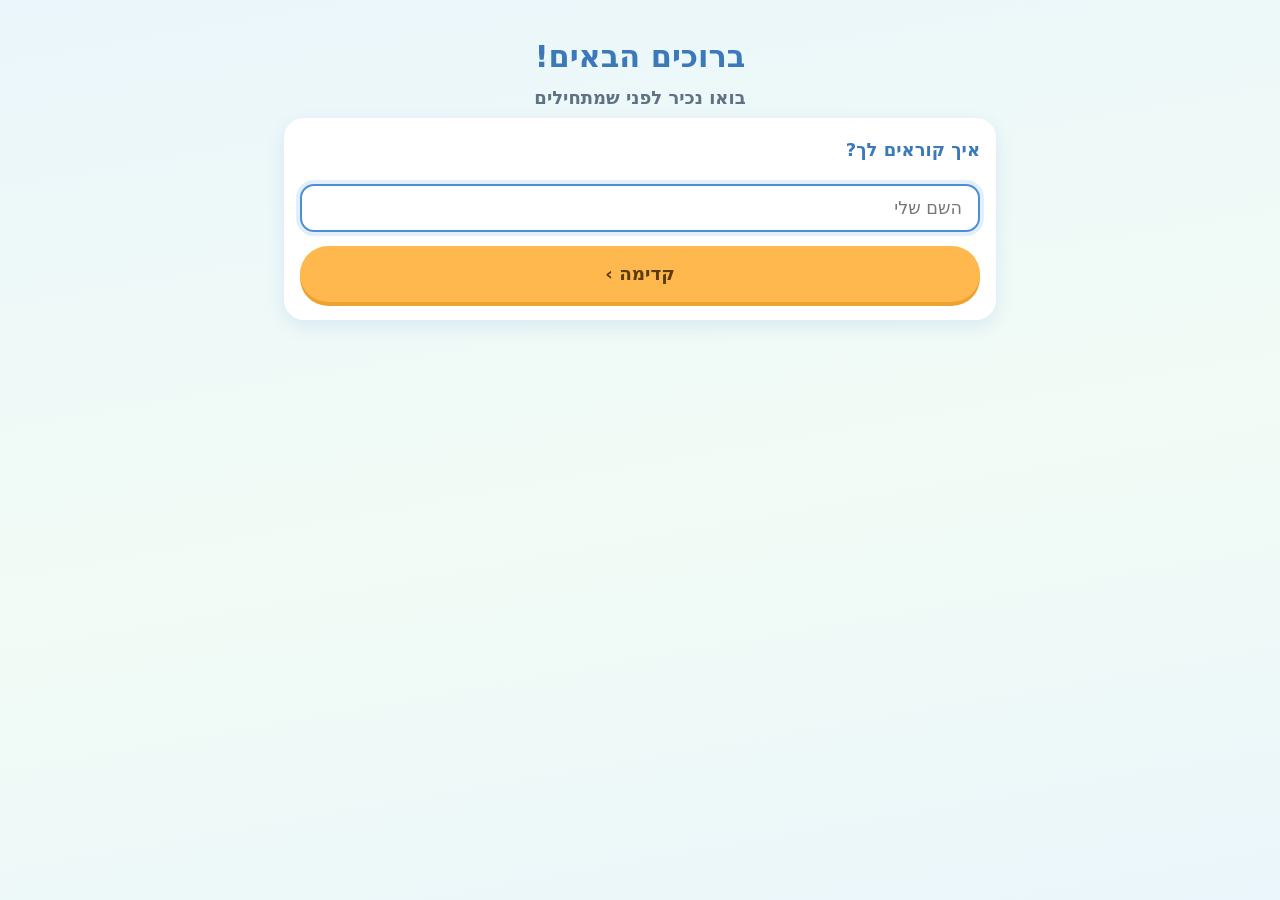
<file: index.html>
<!DOCTYPE html>
<html lang="he" dir="rtl">
<head>
  <meta charset="utf-8">
  <meta name="viewport" content="width=device-width, initial-scale=1, viewport-fit=cover">
  <meta name="description" content="קורס אנגלית אונליין לילדים — 8 שיעורים קצרים עם משחקים, הקראה ותרגול דיבור.">
  <meta name="theme-color" content="#a8d8ea">
  <title>English Kids — אנגלית לילדים</title>
  <link rel="stylesheet" href="css/styles.css">
  <link rel="icon" href="data:image/svg+xml,<svg xmlns='http://www.w3.org/2000/svg' viewBox='0 0 100 100'><circle cx='50' cy='50' r='46' fill='%234A90D9'/><text x='50' y='70' font-size='56' text-anchor='middle' fill='white' font-family='sans-serif' font-weight='bold'>A</text></svg>">
</head>
<body>
  <div id="app"></div>

  <!-- גיבוי תוכן לפתיחה מקובץ מקומי (file://), שבה fetch חסום -->
  <script src="data/lessons.bundle.js"></script>

  <script src="js/icons.js"></script>
  <script src="js/characters.js"></script>
  <script src="js/storage.js"></script>
  <script src="js/audio.js"></script>
  <script src="js/speech.js"></script>
  <script src="js/data.js"></script>
  <script src="js/ui.js"></script>
  <script src="js/screens/profiles.js"></script>
  <script src="js/screens/onboarding.js"></script>
  <script src="js/screens/path.js"></script>
  <script src="js/screens/games.js"></script>
  <script src="js/screens/lesson.js"></script>
  <script src="js/screens/review.js"></script>
  <script src="js/app.js"></script>
</body>
</html>
</file>
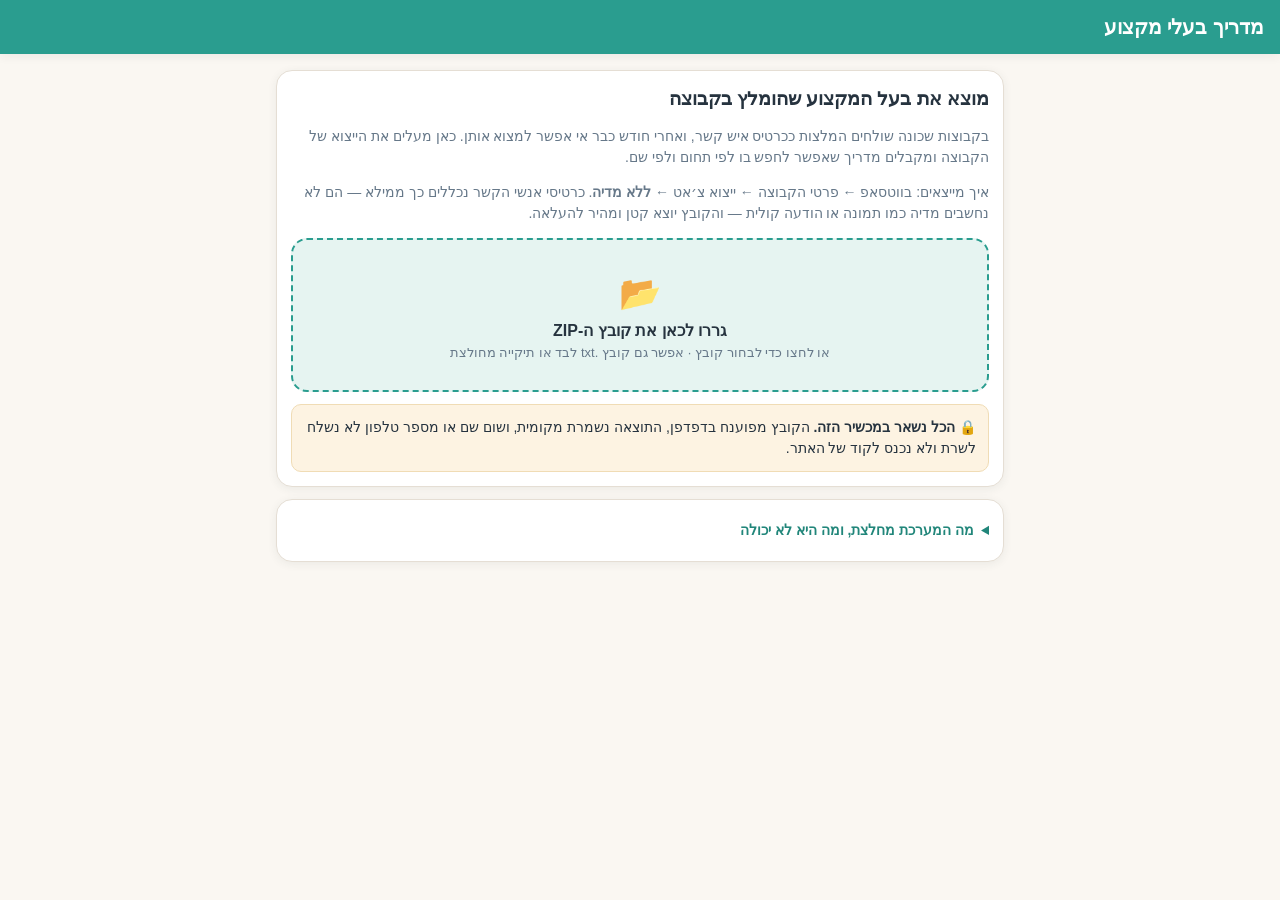
<file: pro-finder/index.html>
<!DOCTYPE html>
<html lang="he" dir="rtl">
<head>
  <meta charset="utf-8">
  <meta name="viewport" content="width=device-width, initial-scale=1, viewport-fit=cover">
  <meta name="description" content="חיפוש בעלי מקצוע לפי תחום ולפי שם, מתוך ייצוא של קבוצת ווטסאפ. הכל נשאר במכשיר.">
  <meta name="theme-color" content="#2a9d8f">
  <title>מדריך בעלי מקצוע</title>
  <link rel="stylesheet" href="css/styles.css?v=202609170539">
  <link rel="icon" href="icon.svg" type="image/svg+xml">
  <link rel="manifest" href="manifest.webmanifest">
  <!-- iOS מתעלמת מ-SVG באייקון של מסך הבית ודורשת PNG. -->
  <link rel="apple-touch-icon" href="apple-touch-icon.png">
  <meta name="apple-mobile-web-app-capable" content="yes">
  <meta name="apple-mobile-web-app-status-bar-style" content="default">
  <meta name="apple-mobile-web-app-title" content="בעלי מקצוע">
  <meta name="mobile-web-app-capable" content="yes">
</head>
<body>
  <div id="app"></div>

  <script src="js/util.js?v=202609170539"></script>
  <script src="js/professions.js?v=202609170539"></script>
  <script src="js/vcard.js?v=202609170539"></script>
  <script src="js/zip.js?v=202609170539"></script>
  <script src="js/whatsapp.js?v=202609170539"></script>
  <script src="js/classify.js?v=202609170539"></script>
  <script src="js/pipeline.js?v=202609170539"></script>
  <script src="js/store.js?v=202609170539"></script>
  <script src="js/app.js?v=202609170539"></script>
</body>
</html>
</file>
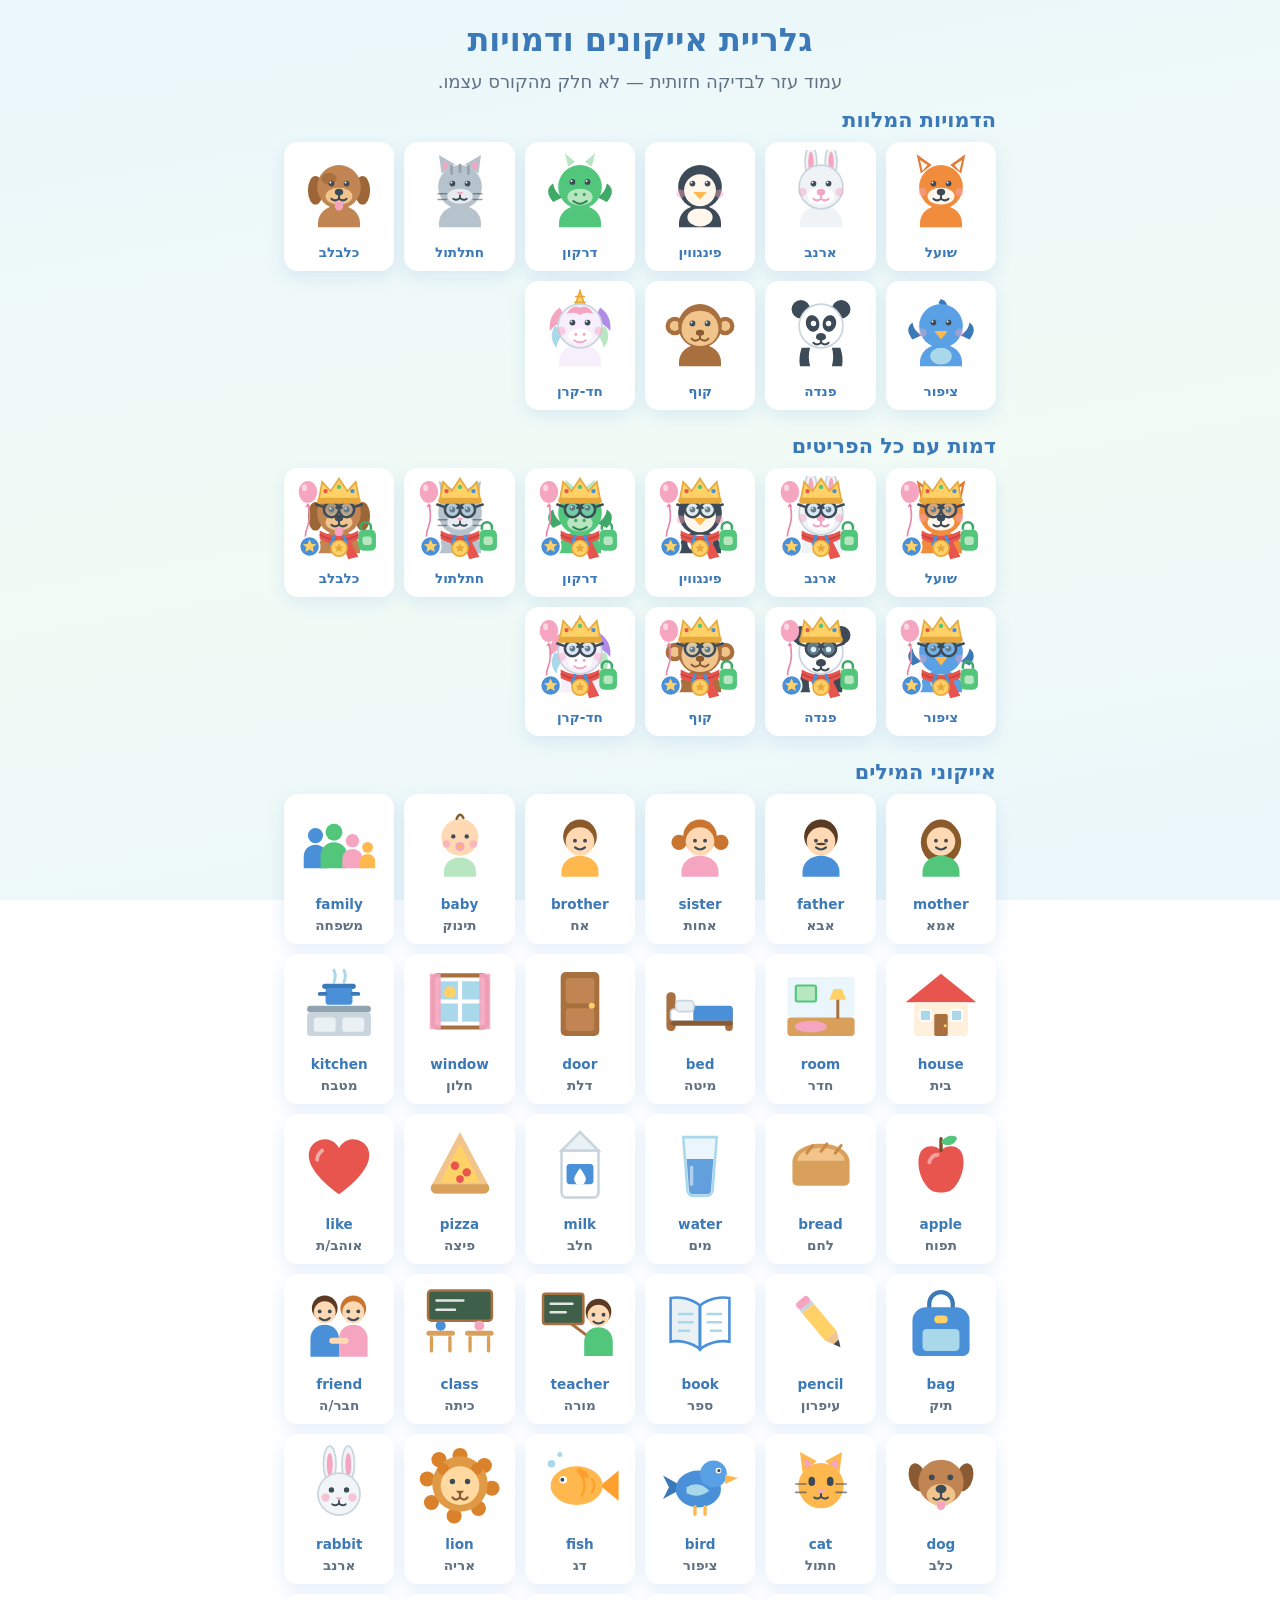
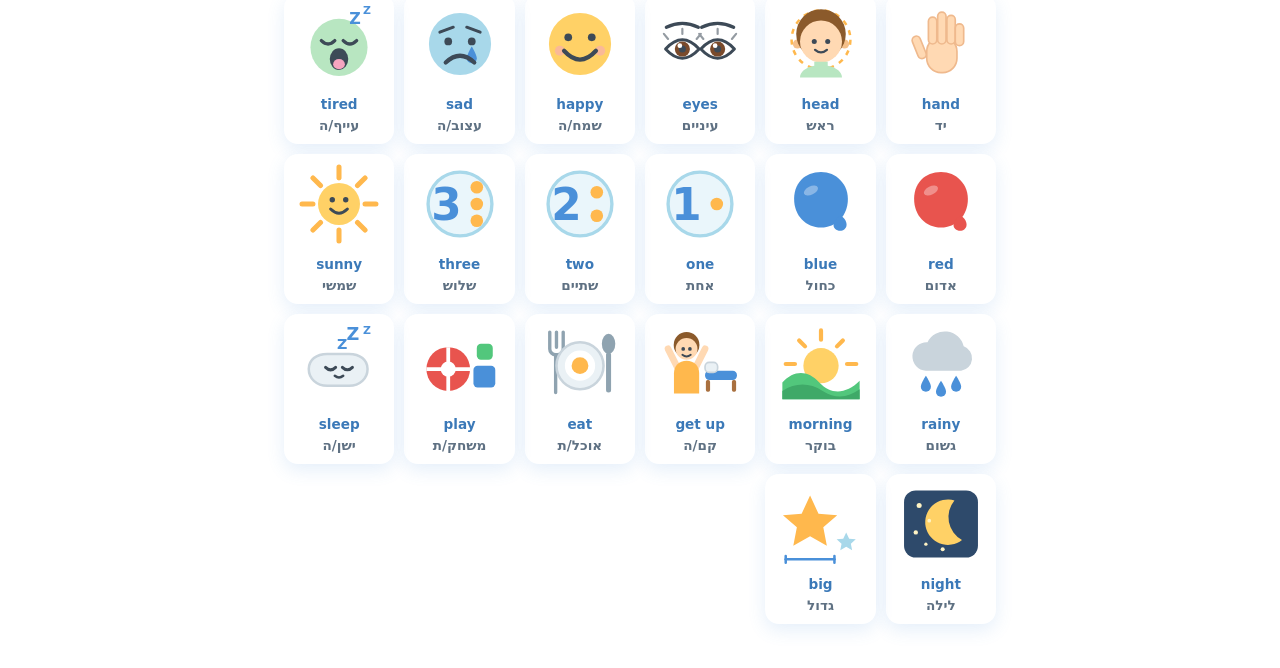
<file: preview-icons.html>
<!DOCTYPE html>
<html lang="he" dir="rtl">
<head>
  <meta charset="utf-8">
  <meta name="viewport" content="width=device-width, initial-scale=1">
  <title>גלריית אייקונים — English Kids</title>
  <link rel="stylesheet" href="css/styles.css">
  <style>
    .sheet { display: grid; grid-template-columns: repeat(auto-fill, minmax(110px, 1fr)); gap: 10px; }
    .cell { background: #fff; border-radius: 14px; padding: 8px; text-align: center; box-shadow: var(--shadow); }
    .cell svg { width: 84px; height: 84px; }
    .cell .n { font-size: .85rem; font-weight: 700; color: var(--blue-dark); direction: ltr; }
  </style>
</head>
<body>
  <main class="screen">
    <h1 class="center">גלריית אייקונים ודמויות</h1>
    <p class="center muted">עמוד עזר לבדיקה חזותית — לא חלק מהקורס עצמו.</p>
    <h2>הדמויות המלוות</h2>
    <div class="sheet" id="chars"></div>
    <h2 style="margin-top:24px">דמות עם כל הפריטים</h2>
    <div class="sheet" id="charsFull"></div>
    <h2 style="margin-top:24px">אייקוני המילים</h2>
    <div class="sheet" id="icons"></div>
  </main>
  <script src="data/lessons.bundle.js"></script>
  <script src="js/icons.js"></script>
  <script src="js/characters.js"></script>
  <script>
    var allItems = Characters.items.map(function (i) { return i.id; });
    document.getElementById('chars').innerHTML = Characters.list.map(function (c) {
      return '<div class="cell">' + Characters.svg(c.id, {}) + '<div class="n">' + c.nameHe + '</div></div>';
    }).join('');
    document.getElementById('charsFull').innerHTML = Characters.list.map(function (c) {
      return '<div class="cell">' + Characters.svg(c.id, { items: allItems }) + '<div class="n">' + c.nameHe + '</div></div>';
    }).join('');
    var bank = {};
    (window.__LESSON_BUNDLE__.lessons || []).forEach(function (l) {
      l.newWords.forEach(function (w) { bank[w.id] = w; });
    });
    (window.__LESSON_BUNDLE__.extraWords.words || []).forEach(function (w) { bank[w.id] = w; });
    document.getElementById('icons').innerHTML = WordIcons.ids().map(function (id) {
      var w = bank[id] || { en: id, he: '' };
      return '<div class="cell">' + WordIcons.svg(id) +
        '<div class="n">' + w.en + '</div><div class="n" style="direction:rtl;color:#5f7183">' + (w.he || '') + '</div></div>';
    }).join('');
  </script>
</body>
</html>
</file>
<file: css/styles.css>
/* ============================================================
   English Kids — עיצוב כללי
   פלטה רכה בגווני כחול וירוק, עם כתום/צהוב חם לכפתורי פעולה בלבד.
   Mobile-first: העיצוב הבסיסי לנייד, ו-breakpoint אחד למסך גדול.
   ============================================================ */

:root {
  --sky: #a8d8ea;
  --sky-pale: #eaf6fb;
  --blue: #4a90d9;
  --blue-dark: #3b79b8;
  --mint: #b8e6c1;
  --green: #52c77c;
  --green-dark: #3fa968;
  --accent: #ffb84d;
  --accent-dark: #f0a230;
  --yellow: #ffd166;
  --pink: #f6a5c0;
  --red: #e8544e;

  --ink: #2f3e4d;
  --ink-soft: #5f7183;
  --line: #dfe9f0;
  --card: #ffffff;

  --radius: 20px;
  --radius-sm: 14px;
  --shadow: 0 6px 18px rgba(74, 144, 217, 0.14);
  --shadow-lift: 0 10px 26px rgba(74, 144, 217, 0.22);
  --tap: 48px; /* מינימום שטח נגיעה */
}

* {
  box-sizing: border-box;
  -webkit-tap-highlight-color: transparent;
}

html,
body {
  margin: 0;
  padding: 0;
}

body {
  font-family: system-ui, -apple-system, "Segoe UI", Arial, "Noto Sans Hebrew", sans-serif;
  background: linear-gradient(170deg, #eaf6fb 0%, #f2fbf5 55%, #eaf6fb 100%);
  background-attachment: fixed;
  color: var(--ink);
  font-size: 17px;
  line-height: 1.55;
  min-height: 100vh;
  overflow-x: hidden;
}

h1,
h2,
h3 {
  margin: 0 0 8px;
  line-height: 1.25;
  color: var(--blue-dark);
}

h1 { font-size: 1.6rem; }
h2 { font-size: 1.3rem; }
h3 { font-size: 1.1rem; }

p { margin: 0 0 12px; }

button {
  font-family: inherit;
  font-size: inherit;
  cursor: pointer;
}

/* טקסט באנגלית בתוך ממשק עברי — תמיד משמאל לימין */
.en {
  direction: ltr;
  unicode-bidi: isolate;
  display: inline-block;
  font-weight: 700;
  letter-spacing: 0.2px;
}

/* אלמנטים שהם שורה שלמה — ה-.en לא אמור להפוך אותם ל-inline */
.word-en,
.sentence-en,
.fill-sentence,
.choice-label {
  display: block;
}

/* ------------------------------ פריסה ------------------------------ */

#app {
  min-height: 100vh;
  display: flex;
  flex-direction: column;
}

.screen {
  flex: 1;
  width: 100%;
  max-width: 760px;
  margin: 0 auto;
  padding: 14px 16px 32px;
  animation: screen-in 0.28s ease both;
}

@keyframes screen-in {
  from { opacity: 0; transform: translateY(10px); }
  to { opacity: 1; transform: none; }
}

.stack > * + * { margin-top: 14px; }

.center { text-align: center; }

.card {
  background: var(--card);
  border-radius: var(--radius);
  box-shadow: var(--shadow);
  padding: 18px 16px;
}

.card-soft {
  background: rgba(255, 255, 255, 0.72);
  border: 2px solid var(--line);
  border-radius: var(--radius);
  padding: 14px;
}

/* ------------------------------ כותרת עליונה ------------------------------ */

.topbar {
  display: flex;
  align-items: center;
  gap: 10px;
  width: 100%;
  max-width: 760px;
  margin: 0 auto;
  padding: 10px 14px 0;
}

.topbar .spacer { flex: 1; }

.icon-btn {
  min-width: var(--tap);
  min-height: var(--tap);
  border: 2px solid var(--line);
  background: #fff;
  color: var(--blue-dark);
  border-radius: 50%;
  font-size: 1.3rem;
  font-weight: 800;
  display: inline-flex;
  align-items: center;
  justify-content: center;
  box-shadow: var(--shadow);
  transition: transform 0.12s ease;
}

.icon-btn:active { transform: scale(0.92); }

/* צ'יפ הדמות המלווה */
.buddy-chip {
  display: inline-flex;
  align-items: center;
  gap: 8px;
  background: #fff;
  border-radius: 999px;
  padding: 5px 14px 5px 5px;
  box-shadow: var(--shadow);
  border: 2px solid var(--mint);
  max-width: 62vw;
}

.buddy-chip .avatar {
  width: 40px;
  height: 40px;
  flex: 0 0 40px;
}

.buddy-chip .buddy-name {
  font-weight: 800;
  color: var(--green-dark);
  font-size: 0.95rem;
  white-space: nowrap;
  overflow: hidden;
  text-overflow: ellipsis;
}

/* ------------------------------ כפתורים ------------------------------ */

.btn {
  display: inline-flex;
  align-items: center;
  justify-content: center;
  gap: 8px;
  min-height: var(--tap);
  padding: 12px 22px;
  border: none;
  border-radius: 999px;
  font-weight: 800;
  font-size: 1.05rem;
  color: #fff;
  background: var(--blue);
  box-shadow: 0 4px 0 var(--blue-dark);
  transition: transform 0.1s ease, box-shadow 0.1s ease;
}

.btn:active {
  transform: translateY(3px);
  box-shadow: 0 1px 0 var(--blue-dark);
}

.btn:disabled {
  opacity: 0.5;
  box-shadow: none;
  transform: none;
  cursor: default;
}

.btn-accent {
  background: var(--accent);
  box-shadow: 0 4px 0 var(--accent-dark);
  color: #593c07;
}

.btn-accent:active { box-shadow: 0 1px 0 var(--accent-dark); }

.btn-green {
  background: var(--green);
  box-shadow: 0 4px 0 var(--green-dark);
}

.btn-green:active { box-shadow: 0 1px 0 var(--green-dark); }

.btn-ghost {
  background: #fff;
  color: var(--blue-dark);
  border: 2px solid var(--line);
  box-shadow: none;
}

.btn-ghost:active { transform: scale(0.97); box-shadow: none; }

.btn-block {
  display: flex;
  width: 100%;
}

.btn-lg {
  font-size: 1.15rem;
  padding: 15px 26px;
  min-height: 56px;
}

.btn-row {
  display: flex;
  gap: 10px;
  flex-wrap: wrap;
  justify-content: center;
}

/* כפתור השמעה */
.speak-btn {
  display: inline-flex;
  align-items: center;
  justify-content: center;
  gap: 8px;
  min-height: var(--tap);
  min-width: var(--tap);
  padding: 10px 18px;
  border-radius: 999px;
  border: 2px solid var(--sky);
  background: var(--sky-pale);
  color: var(--blue-dark);
  font-weight: 800;
}

.speak-btn:active { transform: scale(0.95); }

.speak-btn .ico { font-size: 1.25rem; line-height: 1; }

.speak-btn.speaking {
  background: var(--sky);
  animation: pulse 0.9s ease-in-out infinite;
}

@keyframes pulse {
  0%, 100% { transform: scale(1); }
  50% { transform: scale(1.05); }
}

/* ------------------------------ מסך פרופילים ------------------------------ */

.brand {
  text-align: center;
  padding: 18px 0 6px;
}

.brand h1 {
  font-size: 1.9rem;
  color: var(--blue-dark);
}

.brand .sub {
  color: var(--ink-soft);
  font-weight: 600;
}

.profile-list {
  display: grid;
  gap: 12px;
}

.profile-row {
  display: flex;
  align-items: center;
  gap: 12px;
  background: #fff;
  border: 3px solid transparent;
  border-radius: var(--radius);
  padding: 12px;
  box-shadow: var(--shadow);
  width: 100%;
  text-align: right;
  transition: transform 0.12s ease, border-color 0.12s ease;
}

.profile-row:active { transform: scale(0.98); }
.profile-row.active { border-color: var(--green); }

.profile-row .avatar {
  width: 62px;
  height: 62px;
  flex: 0 0 62px;
}

.profile-row .meta { flex: 1; min-width: 0; }

.profile-row .name {
  font-weight: 800;
  font-size: 1.15rem;
  color: var(--blue-dark);
}

.profile-row .detail {
  color: var(--ink-soft);
  font-size: 0.92rem;
}

/* ------------------------------ בחירת דמות ------------------------------ */

.character-grid {
  display: grid;
  grid-template-columns: repeat(3, 1fr);
  gap: 10px;
}

.character-pick {
  background: #fff;
  border: 3px solid var(--line);
  border-radius: var(--radius-sm);
  padding: 8px 6px 10px;
  display: flex;
  flex-direction: column;
  align-items: center;
  gap: 4px;
  transition: transform 0.12s ease, border-color 0.12s ease;
}

.character-pick svg { width: 100%; height: auto; max-width: 90px; }

.character-pick .label {
  font-size: 0.85rem;
  font-weight: 700;
  color: var(--ink-soft);
}

.character-pick:active { transform: scale(0.95); }

.character-pick.selected {
  border-color: var(--green);
  background: #f2fbf5;
  transform: scale(1.03);
}

.character-pick.selected .label { color: var(--green-dark); }

.field {
  display: block;
  margin: 0 0 6px;
  font-weight: 800;
  color: var(--blue-dark);
}

input[type="text"] {
  width: 100%;
  min-height: var(--tap);
  padding: 12px 16px;
  border-radius: var(--radius-sm);
  border: 2px solid var(--line);
  background: #fff;
  font-family: inherit;
  font-size: 1.1rem;
  color: var(--ink);
}

input[type="text"]:focus {
  outline: none;
  border-color: var(--blue);
  box-shadow: 0 0 0 4px rgba(74, 144, 217, 0.15);
}

/* ------------------------------ מסך המסלול ------------------------------ */

.path-hero {
  display: flex;
  align-items: center;
  gap: 14px;
  background: linear-gradient(135deg, #fff 0%, #f2fbf5 100%);
  border-radius: var(--radius);
  padding: 14px;
  box-shadow: var(--shadow);
}

.path-hero .avatar { width: 84px; height: 84px; flex: 0 0 84px; }

.path-hero .hero-text { flex: 1; min-width: 0; }

.bubble {
  position: relative;
  background: var(--mint);
  color: #1f5c39;
  border-radius: 16px;
  padding: 10px 14px;
  font-weight: 700;
  display: inline-block;
}

.bubble::after {
  content: "";
  position: absolute;
  right: -8px;
  top: 18px;
  border: 8px solid transparent;
  border-right-color: var(--mint);
  border-left: 0;
}

.lesson-list {
  display: grid;
  gap: 12px;
}

.lesson-node {
  display: flex;
  align-items: center;
  gap: 12px;
  width: 100%;
  background: #fff;
  border: 3px solid var(--line);
  border-radius: var(--radius);
  padding: 12px 14px;
  box-shadow: var(--shadow);
  text-align: right;
  transition: transform 0.12s ease;
}

.lesson-node:active { transform: scale(0.98); }

.lesson-node.locked {
  opacity: 0.6;
  box-shadow: none;
  background: #f6f9fb;
  cursor: default;
}

.lesson-node.done { border-color: var(--green); }
.lesson-node.current { border-color: var(--accent); }

.lesson-badge {
  width: 52px;
  height: 52px;
  flex: 0 0 52px;
  border-radius: 50%;
  display: flex;
  align-items: center;
  justify-content: center;
  font-weight: 800;
  font-size: 1.3rem;
  color: #fff;
  background: var(--sky);
}

.lesson-node.done .lesson-badge { background: var(--green); }
.lesson-node.current .lesson-badge { background: var(--accent); color: #593c07; }
.lesson-node.locked .lesson-badge { background: #c9d4dc; }

.lesson-info { flex: 1; min-width: 0; }

.lesson-info .t-he {
  font-weight: 800;
  font-size: 1.1rem;
  color: var(--blue-dark);
}

.lesson-info .t-en {
  color: var(--ink-soft);
  font-size: 0.92rem;
}

.lesson-score {
  font-size: 0.85rem;
  color: var(--green-dark);
  font-weight: 700;
}

.items-strip {
  display: flex;
  flex-wrap: wrap;
  gap: 8px;
  justify-content: center;
}

.item-pill {
  background: #fff;
  border: 2px solid var(--mint);
  border-radius: 999px;
  padding: 6px 12px;
  font-size: 0.85rem;
  font-weight: 700;
  color: var(--green-dark);
}

.item-pill.locked {
  border-color: var(--line);
  color: #a9b8c4;
  background: #f6f9fb;
}

/* ------------------------------ מנוע השיעור ------------------------------ */

.stage-bar {
  display: flex;
  gap: 6px;
  align-items: center;
  margin-bottom: 4px;
}

.stage-dot {
  flex: 1;
  height: 9px;
  border-radius: 999px;
  background: var(--line);
  transition: background 0.25s ease;
}

.stage-dot.done { background: var(--green); }
.stage-dot.active { background: var(--accent); }

.stage-label {
  text-align: center;
  font-weight: 800;
  color: var(--ink-soft);
  font-size: 0.95rem;
  margin-bottom: 8px;
}

.q-counter {
  text-align: center;
  color: var(--ink-soft);
  font-weight: 700;
  font-size: 0.9rem;
}

/* כרטיס מילה בלימוד */
.word-card {
  text-align: center;
  padding: 20px 16px 22px;
}

.word-card .art {
  width: 150px;
  height: 150px;
  margin: 0 auto 10px;
  background: var(--sky-pale);
  border-radius: 28px;
  padding: 12px;
  animation: pop 0.32s ease both;
}

@keyframes pop {
  from { opacity: 0; transform: scale(0.85); }
  to { opacity: 1; transform: none; }
}

.word-card .word-en {
  font-size: 2.1rem;
  color: var(--blue-dark);
  margin-bottom: 2px;
}

.word-card .word-he {
  font-size: 1.25rem;
  font-weight: 700;
  color: var(--ink-soft);
  margin-bottom: 12px;
}

/* משפט */
.sentence-card {
  text-align: center;
  padding: 20px 16px;
}

.sentence-en {
  font-size: 1.5rem;
  color: var(--blue-dark);
  line-height: 1.45;
  margin-bottom: 6px;
}

.sentence-he {
  font-size: 1.1rem;
  font-weight: 700;
  color: var(--ink-soft);
  margin-bottom: 14px;
}

/* בחירה מרובה — תמונות */
.choice-grid {
  display: grid;
  grid-template-columns: repeat(2, 1fr);
  gap: 12px;
}

.choice {
  background: #fff;
  border: 3px solid var(--line);
  border-radius: var(--radius);
  padding: 10px 8px 12px;
  display: flex;
  flex-direction: column;
  align-items: center;
  gap: 6px;
  box-shadow: var(--shadow);
  min-height: 130px;
  transition: transform 0.12s ease, border-color 0.15s ease, background 0.15s ease;
}

.choice svg { width: 100%; height: auto; max-width: 96px; }

.choice .choice-label {
  font-size: 1.05rem;
  color: var(--blue-dark);
}

.choice:active { transform: scale(0.96); }

.choice.correct {
  border-color: var(--green);
  background: #f0fbf4;
  animation: bounce-in 0.4s ease;
}

.choice.wrong {
  border-color: var(--red);
  background: #fdf1f0;
}

.choice.dimmed { opacity: 0.45; }

@keyframes bounce-in {
  0% { transform: scale(1); }
  40% { transform: scale(1.07); }
  100% { transform: scale(1); }
}

/* בחירה מרובה — טקסט בלבד */
.choice-list {
  display: grid;
  gap: 10px;
}

.choice-text {
  width: 100%;
  min-height: 56px;
  background: #fff;
  border: 3px solid var(--line);
  border-radius: var(--radius-sm);
  padding: 12px 16px;
  font-size: 1.2rem;
  color: var(--blue-dark);
  box-shadow: var(--shadow);
  display: flex;
  align-items: center;
  justify-content: center;
  gap: 10px;
  transition: transform 0.12s ease, border-color 0.15s ease, background 0.15s ease;
}

.choice-text:active { transform: scale(0.98); }
.choice-text.correct { border-color: var(--green); background: #f0fbf4; }
.choice-text.wrong { border-color: var(--red); background: #fdf1f0; }
.choice-text.dimmed { opacity: 0.45; }

/* משפט עם חסר */
.fill-sentence {
  font-size: 1.35rem;
  text-align: center;
  line-height: 1.8;
  color: var(--blue-dark);
  direction: ltr;
  unicode-bidi: isolate;
  margin-bottom: 6px;
}

.blank {
  display: inline-block;
  min-width: 92px;
  border-bottom: 4px dotted var(--accent);
  margin: 0 6px;
  font-weight: 800;
  color: var(--accent-dark);
}

.blank.filled { border-bottom-color: var(--green); color: var(--green-dark); }

/* משוב */
.feedback {
  border-radius: var(--radius);
  padding: 14px 16px;
  font-weight: 800;
  display: flex;
  align-items: center;
  gap: 10px;
  animation: screen-in 0.22s ease both;
}

.feedback .fb-icon {
  font-size: 1.6rem;
  line-height: 1;
}

.feedback.good {
  background: #eafaf0;
  border: 2px solid var(--green);
  color: #1f5c39;
}

.feedback.almost {
  background: #fff6e6;
  border: 2px solid var(--accent);
  color: #7a5310;
}

.feedback .fb-answer {
  display: block;
  font-size: 1.15rem;
  margin-top: 2px;
}

/* שלב הדיבור */
.mic-wrap {
  display: flex;
  flex-direction: column;
  align-items: center;
  gap: 10px;
}

.mic-btn {
  width: 104px;
  height: 104px;
  border-radius: 50%;
  border: none;
  background: var(--accent);
  box-shadow: 0 6px 0 var(--accent-dark);
  color: #593c07;
  font-size: 2.6rem;
  display: flex;
  align-items: center;
  justify-content: center;
  transition: transform 0.1s ease;
}

.mic-btn:active { transform: translateY(4px); box-shadow: 0 2px 0 var(--accent-dark); }

.mic-btn.listening {
  background: var(--red);
  box-shadow: 0 6px 0 #c0433e;
  color: #fff;
  animation: mic-pulse 1.1s ease-in-out infinite;
}

@keyframes mic-pulse {
  0%, 100% { transform: scale(1); }
  50% { transform: scale(1.08); }
}

.mic-hint {
  color: var(--ink-soft);
  font-weight: 700;
  min-height: 24px;
  text-align: center;
}

.heard-text {
  direction: ltr;
  unicode-bidi: isolate;
  background: var(--sky-pale);
  border-radius: 12px;
  padding: 8px 14px;
  color: var(--blue-dark);
  font-weight: 700;
}

/* משחק התאמה */
.match-board {
  display: grid;
  grid-template-columns: 1fr 1fr;
  gap: 12px;
  align-items: start;
}

.match-col { display: grid; gap: 10px; }

.match-col h3 {
  text-align: center;
  font-size: 0.95rem;
  color: var(--ink-soft);
  margin-bottom: 2px;
}

.match-tile {
  background: #fff;
  border: 3px solid var(--line);
  border-radius: var(--radius-sm);
  /* גובה זהה בשתי העמודות כדי שהשורות יתיישרו זו מול זו */
  min-height: 78px;
  padding: 8px;
  display: flex;
  align-items: center;
  justify-content: center;
  box-shadow: var(--shadow);
  font-size: 1.15rem;
  color: var(--blue-dark);
  transition: transform 0.12s ease, border-color 0.15s ease, opacity 0.25s ease;
}

.match-tile svg { width: 54px; height: 54px; }

.match-tile:active { transform: scale(0.96); }
.match-tile.picked { border-color: var(--accent); background: #fff8ec; }
.match-tile.matched { border-color: var(--green); background: #f0fbf4; opacity: 0.55; cursor: default; }
.match-tile.miss { border-color: var(--red); animation: shake 0.3s ease; }

@keyframes shake {
  0%, 100% { transform: translateX(0); }
  25% { transform: translateX(-5px); }
  75% { transform: translateX(5px); }
}

/* ------------------------------ סיכום שיעור ------------------------------ */

.summary-hero {
  text-align: center;
  padding: 10px 0 4px;
}

.summary-hero .avatar {
  width: 130px;
  height: 130px;
  margin: 0 auto;
  animation: cheer 1.4s ease-in-out infinite;
}

@keyframes cheer {
  0%, 100% { transform: translateY(0) rotate(-2deg); }
  50% { transform: translateY(-8px) rotate(2deg); }
}

.stat-row {
  display: flex;
  align-items: center;
  gap: 12px;
  padding: 10px 0;
  border-bottom: 2px solid var(--line);
}

.stat-row:last-child { border-bottom: none; }

.stat-row .stat-label { flex: 1; font-weight: 700; }

.stat-row .stat-value {
  font-weight: 800;
  color: var(--blue-dark);
  font-size: 1.15rem;
  direction: ltr;
  unicode-bidi: isolate;
}

.meter {
  height: 12px;
  background: var(--line);
  border-radius: 999px;
  overflow: hidden;
  width: 110px;
  flex: 0 0 110px;
}

.meter > span {
  display: block;
  height: 100%;
  background: var(--green);
  border-radius: 999px;
  transition: width 0.6s ease;
}

.reward-card {
  text-align: center;
  background: linear-gradient(135deg, #fff8ec 0%, #fff 100%);
  border: 3px solid var(--accent);
}

.reward-card .reward-name {
  font-size: 1.25rem;
  font-weight: 800;
  color: var(--accent-dark);
}

/* ------------------------------ חזרה על מילים ------------------------------ */

.missed-grid {
  display: grid;
  grid-template-columns: repeat(auto-fill, minmax(96px, 1fr));
  gap: 10px;
}

.missed-chip {
  background: #fff;
  border: 2px solid var(--line);
  border-radius: var(--radius-sm);
  padding: 8px;
  text-align: center;
  box-shadow: var(--shadow);
}

.missed-chip svg { width: 56px; height: 56px; }

.missed-chip .w {
  font-size: 0.95rem;
  color: var(--blue-dark);
}

.empty-state {
  text-align: center;
  color: var(--ink-soft);
  padding: 24px 12px;
}

/* ------------------------------ שונות ------------------------------ */

.note {
  background: #fff8ec;
  border: 2px solid var(--accent);
  border-radius: var(--radius-sm);
  padding: 10px 14px;
  color: #7a5310;
  font-weight: 700;
  font-size: 0.95rem;
}

.muted { color: var(--ink-soft); }

.hidden { display: none !important; }

.tiny-actions {
  display: flex;
  gap: 8px;
  justify-content: center;
  flex-wrap: wrap;
  margin-top: 8px;
}

.link-btn {
  background: none;
  border: none;
  color: var(--blue);
  font-weight: 700;
  text-decoration: underline;
  padding: 10px 8px;
  min-height: var(--tap);
}

.link-btn.danger { color: var(--red); }

/* ------------------------------ מסך גדול ------------------------------ */

@media (min-width: 700px) {
  body { font-size: 18px; }

  h1 { font-size: 2rem; }

  .screen { padding: 20px 24px 44px; }

  .character-grid { grid-template-columns: repeat(5, 1fr); }

  .choice-grid { grid-template-columns: repeat(4, 1fr); }

  .word-card .art { width: 190px; height: 190px; }

  .word-card .word-en { font-size: 2.6rem; }

  .sentence-en { font-size: 1.8rem; }

  .path-hero .avatar { width: 104px; height: 104px; flex-basis: 104px; }
}

@media (prefers-reduced-motion: reduce) {
  *,
  *::before,
  *::after {
    animation-duration: 0.001ms !important;
    animation-iteration-count: 1 !important;
    transition-duration: 0.001ms !important;
  }
}
</file>
<file: pro-finder/css/styles.css>
/* ============================================================
   מדריך בעלי מקצוע — עיצוב
   פלטה חמה בגווני טורקיז וחול. Mobile-first עם breakpoint אחד.
   ============================================================ */

:root {
  --teal: #2a9d8f;
  --teal-dark: #21867a;    /* מצב לחיצה על כפתור */
  --teal-ink: #21867a;     /* טקסט טורקיז על רקע בהיר */
  --teal-pale: #e6f4f1;
  --teal-over: #d3ece7;    /* אזור גרירה כשקובץ מרחף מעליו */
  --amber: #e9a23b;
  --amber-pale: #fdf3e2;
  --amber-ink: #a96c12;
  --amber-line: #f0dcb5;
  --red: #c7584a;
  --red-pale: #fbeceb;
  --red-line: #f0cdc8;

  --ink: #26333f;
  --ink-soft: #667889;
  --line: #e5ded4;
  --card: #ffffff;
  --bg: #faf7f2;
  --chip: #eef1f4;         /* תגית ניטרלית */
  --press: #f1eee8;        /* לחיצה על כפתור משני */
  --on-teal: #ffffff;      /* טקסט על הסרגל הטורקיז */

  --radius: 16px;
  --radius-sm: 10px;
  --shadow: 0 2px 10px rgba(38, 51, 63, 0.07);
  --shadow-lift: 0 6px 20px rgba(38, 51, 63, 0.13);
  --tap: 46px;

  color-scheme: light dark;
}

/* מצב כהה. האפליקציה נפתחת בנייד גם בלילה, ולכן הטוקנים מוגדרים מחדש
   במקום להסתמך על היפוך של הדפדפן. */
@media (prefers-color-scheme: dark) {
  :root:not([data-theme="light"]) {
    --teal: #248b80;
    --teal-dark: #1d7168;
    --teal-ink: #5ccfbe;
    --teal-pale: #1f3d39;
    --teal-over: #2a524c;
    --amber: #e0a24a;
    --amber-pale: #382d1a;
    --amber-ink: #f0c47a;
    --amber-line: #574326;
    --red: #e08a7d;
    --red-pale: #3a2321;
    --red-line: #5b3731;

    --ink: #e7edec;
    --ink-soft: #9db0ad;
    --line: #2e3c3a;
    --card: #1d2927;
    --bg: #141d1c;
    --chip: #293836;
    --press: #253331;
    --on-teal: #ffffff;

    --shadow: 0 2px 10px rgba(0, 0, 0, 0.35);
    --shadow-lift: 0 6px 20px rgba(0, 0, 0, 0.45);
  }
}

:root[data-theme="dark"] {
  --teal: #248b80;
  --teal-dark: #1d7168;
  --teal-ink: #5ccfbe;
  --teal-pale: #1f3d39;
  --teal-over: #2a524c;
  --amber: #e0a24a;
  --amber-pale: #382d1a;
  --amber-ink: #f0c47a;
  --amber-line: #574326;
  --red: #e08a7d;
  --red-pale: #3a2321;
  --red-line: #5b3731;

  --ink: #e7edec;
  --ink-soft: #9db0ad;
  --line: #2e3c3a;
  --card: #1d2927;
  --bg: #141d1c;
  --chip: #293836;
  --press: #253331;
  --on-teal: #ffffff;

  --shadow: 0 2px 10px rgba(0, 0, 0, 0.35);
  --shadow-lift: 0 6px 20px rgba(0, 0, 0, 0.45);
}

* {
  box-sizing: border-box;
  -webkit-tap-highlight-color: transparent;
}

html, body {
  margin: 0;
  padding: 0;
  background: var(--bg);
  color: var(--ink);
  font-family: "Assistant", "Heebo", -apple-system, BlinkMacSystemFont, "Segoe UI", Arial, sans-serif;
  font-size: 16px;
  line-height: 1.5;
}

#app { min-height: 100vh; }

/* --------------------------- סרגל עליון --------------------------- */

.topbar {
  position: sticky;
  /* סרגל דביק בראש העמוד נעצר מתחת לחריץ של המסך, לא מתחתיו */
  top: env(safe-area-inset-top, 0px);
  z-index: 10;
  background: var(--teal);
  color: var(--on-teal);
  padding: 12px 16px;
  box-shadow: var(--shadow);
}

.topbar-row {
  display: flex;
  align-items: center;
  gap: 10px;
}

.topbar h1 {
  font-size: 18px;
  margin: 0;
  flex: 1;
  min-width: 0;
  font-weight: 700;
  overflow: hidden;
  text-overflow: ellipsis;
  white-space: nowrap;
}

.icon-btn {
  background: rgba(255, 255, 255, 0.18);
  border: 0;
  color: var(--on-teal);
  width: 38px;
  height: 38px;
  border-radius: 50%;
  font-size: 18px;
  cursor: pointer;
  display: flex;
  align-items: center;
  justify-content: center;
  flex: 0 0 auto;
}

.icon-btn:active { background: rgba(255, 255, 255, 0.3); }

.search-wrap { margin-top: 10px; position: relative; }

.search-wrap input {
  width: 100%;
  height: var(--tap);
  border: 0;
  border-radius: var(--radius-sm);
  padding: 0 40px 0 14px;
  font-size: 16px;
  font-family: inherit;
  color: var(--ink);
  background: var(--card);
}

.search-wrap::before {
  content: "🔍";
  position: absolute;
  inset-inline-start: 12px;
  top: 50%;
  transform: translateY(-50%);
  font-size: 15px;
  opacity: 0.55;
  pointer-events: none;
}

.search-wrap input:focus { outline: 2px solid var(--amber); }

/* --------------------------- פריסה --------------------------- */

.screen {
  padding: 16px;
  max-width: 760px;
  margin: 0 auto;
}

.stack > * + * { margin-top: 12px; }

.muted { color: var(--ink-soft); font-size: 14px; }
.tiny { font-size: 13px; }

.card {
  background: var(--card);
  border: 1px solid var(--line);
  border-radius: var(--radius);
  padding: 14px;
  box-shadow: var(--shadow);
}

h2 { font-size: 19px; margin: 0 0 4px; }
h3 { font-size: 16px; margin: 0 0 6px; }

/* כתובות מייל ואתרים בתוך שם איש קשר הן מילה אחת ארוכה שלא נשברת מעצמה. */
h2, h3, .quote, .person-main { overflow-wrap: anywhere; }
.person-main .nm, .person-main .sub { overflow-wrap: normal; }

.section-title {
  font-size: 14px;
  font-weight: 700;
  color: var(--ink-soft);
  margin: 20px 0 8px;
}

/* --------------------------- רשת תחומים --------------------------- */

.cat-grid {
  display: grid;
  grid-template-columns: repeat(2, 1fr);
  gap: 10px;
}

.cat-tile {
  background: var(--card);
  border: 1px solid var(--line);
  border-radius: var(--radius);
  padding: 14px 12px;
  text-align: center;
  cursor: pointer;
  font: inherit;
  color: inherit;
  box-shadow: var(--shadow);
  min-height: 92px;
  display: flex;
  flex-direction: column;
  align-items: center;
  justify-content: center;
  gap: 4px;
}

.cat-tile:active { box-shadow: var(--shadow-lift); transform: translateY(1px); }
.cat-tile .emoji { font-size: 26px; line-height: 1; }
.cat-tile .name { font-weight: 600; font-size: 14px; }
.cat-tile .count { font-size: 12px; color: var(--ink-soft); }

/* --------------------------- רשימת אנשים --------------------------- */

.person-row {
  background: var(--card);
  border: 1px solid var(--line);
  border-radius: var(--radius);
  padding: 12px 14px;
  display: flex;
  align-items: center;
  gap: 12px;
  cursor: pointer;
  box-shadow: var(--shadow);
  width: 100%;
  text-align: start;
  font: inherit;
  color: inherit;
}

.person-row + .person-row { margin-top: 8px; }
.person-row:active { box-shadow: var(--shadow-lift); }

.avatar {
  flex: 0 0 auto;
  width: 42px;
  height: 42px;
  border-radius: 50%;
  background: var(--teal-pale);
  display: flex;
  align-items: center;
  justify-content: center;
  font-size: 20px;
}

/* שמות עסקים בכרטיסי ווטסאפ ארוכים מאוד ("מרפאת שיניים- ד״ר מור בנצי
   Dental@mor-clinic.co.il"). בלי טור אנכי וקטיעה מפורשת הם דוחפים את
   השורה מעבר לרוחב המסך וגוררים גלילה אופקית בנייד. */
.person-main {
  flex: 1;
  min-width: 0;
  display: flex;
  flex-direction: column;
}

.person-main .nm,
.person-main .sub {
  display: block;
  min-width: 0;
  overflow: hidden;
  text-overflow: ellipsis;
  white-space: nowrap;
}

.person-main .nm { font-weight: 600; }
.person-main .sub { font-size: 13px; color: var(--ink-soft); }

/* --------------------------- תגיות --------------------------- */

.tag {
  display: inline-block;
  font-size: 12px;
  padding: 2px 8px;
  border-radius: 999px;
  background: var(--teal-pale);
  color: var(--teal-ink);
  font-weight: 600;
  white-space: nowrap;
}

.tag.warn { background: var(--amber-pale); color: var(--amber-ink); }
.tag.bad { background: var(--red-pale); color: var(--red); }
.tag.plain { background: var(--chip); color: var(--ink-soft); }

/* --------------------------- כפתורים --------------------------- */

.btn {
  display: inline-flex;
  align-items: center;
  justify-content: center;
  gap: 6px;
  min-height: var(--tap);
  padding: 0 18px;
  border: 0;
  border-radius: var(--radius-sm);
  background: var(--teal);
  color: var(--on-teal);
  font: inherit;
  font-weight: 600;
  cursor: pointer;
  text-decoration: none;
}

.btn:active { background: var(--teal-dark); }
.btn-block { width: 100%; }
.btn-ghost { background: var(--card); color: var(--ink); border: 1px solid var(--line); }
.btn-ghost:active { background: var(--press); }
.btn-amber { background: var(--amber); }
.btn-danger { background: var(--card); color: var(--red); border: 1px solid var(--red); }

.btn-row { display: flex; gap: 8px; flex-wrap: wrap; }
.btn-row > .btn { flex: 1; }

/* --------------------------- ייבוא --------------------------- */

.dropzone {
  border: 2px dashed var(--teal);
  border-radius: var(--radius);
  background: var(--teal-pale);
  padding: 28px 16px;
  text-align: center;
  cursor: pointer;
}

.dropzone.over { background: var(--teal-over); }
.dropzone .big { font-size: 34px; }

.privacy {
  background: var(--amber-pale);
  border: 1px solid var(--amber-line);
  border-radius: var(--radius-sm);
  padding: 12px;
  font-size: 14px;
}

/* --------------------------- כרטיס אדם --------------------------- */

.phone-line {
  display: flex;
  align-items: center;
  gap: 8px;
  flex-wrap: wrap;
  font-size: 18px;
  font-weight: 700;
  direction: ltr;
  justify-content: flex-end;
}

.evidence {
  border-inline-start: 3px solid var(--line);
  padding-inline-start: 10px;
  margin-top: 8px;
  font-size: 14px;
}

.evidence .meta { font-size: 12px; color: var(--ink-soft); }
.evidence .quote { white-space: pre-wrap; word-break: break-word; }

details summary {
  cursor: pointer;
  font-weight: 600;
  font-size: 14px;
  color: var(--teal-ink);
  padding: 6px 0;
}

select, textarea, input[type="text"] {
  width: 100%;
  min-height: var(--tap);
  border: 1px solid var(--line);
  border-radius: var(--radius-sm);
  padding: 8px 10px;
  font: inherit;
  background: var(--card);
  color: var(--ink);
}

textarea { min-height: 72px; resize: vertical; }

.empty {
  text-align: center;
  padding: 40px 16px;
  color: var(--ink-soft);
}

.empty .big { font-size: 40px; }

.stat-row {
  display: flex;
  gap: 8px;
  flex-wrap: wrap;
}

.stat {
  flex: 1 1 88px;
  background: var(--card);
  border: 1px solid var(--line);
  border-radius: var(--radius-sm);
  padding: 8px;
  text-align: center;
}

.stat .n { font-size: 20px; font-weight: 700; }
.stat .l { font-size: 12px; color: var(--ink-soft); }

.notice {
  background: var(--red-pale);
  border: 1px solid var(--red-line);
  border-radius: var(--radius-sm);
  padding: 10px 12px;
  font-size: 14px;
}

@media (min-width: 640px) {
  .cat-grid { grid-template-columns: repeat(3, 1fr); }
  .topbar h1 { font-size: 20px; }
}
</file>
